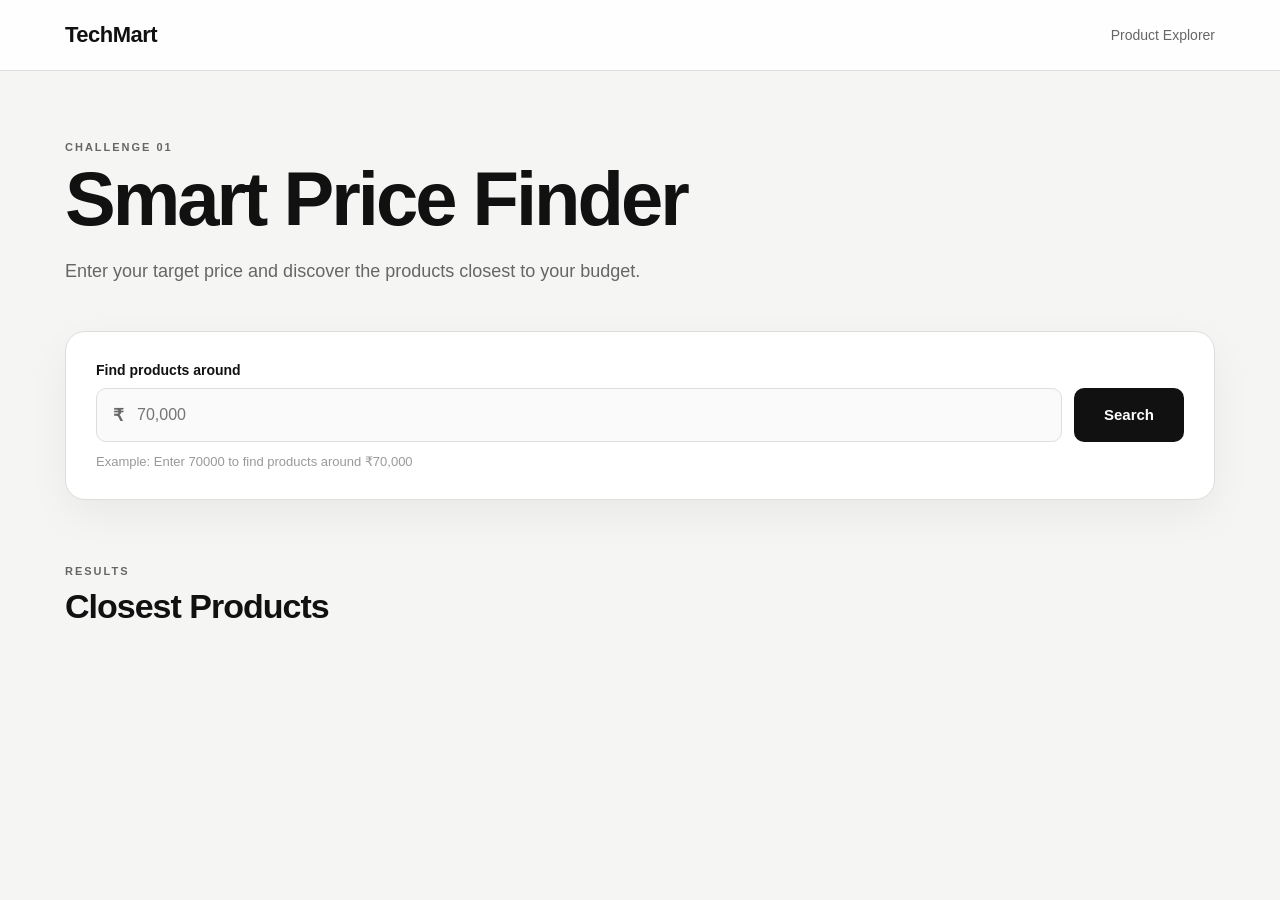
<file: challenge1/index.html>
<!DOCTYPE html>
<html lang="en">

<head>
    <meta charset="UTF-8">
    <meta name="viewport" content="width=device-width, initial-scale=1.0">

    <title>TechMart | Smart Price Finder</title>

    <link rel="stylesheet" href="css/style.css">
</head>

<body>

    <!-- =========================
         HEADER
    ========================== -->

    <header class="navbar">

        <div class="nav-container">

            <div class="logo">
                TechMart
            </div>

            <span class="nav-label">
                Product Explorer
            </span>

        </div>

    </header>


    <!-- =========================
         MAIN
    ========================== -->

    <main class="container">

        <!-- HERO -->

        <section class="hero">

            <p class="eyebrow">
                CHALLENGE 01
            </p>

            <h1>
                Smart Price Finder
            </h1>

            <p class="hero-description">
                Enter your target price and discover the products
                closest to your budget.
            </p>

        </section>


        <!-- =========================
             SEARCH BOX
        ========================== -->

        <section class="search-section">

            <div class="search-content">

                <label for="priceInput">
                    Find products around
                </label>

                <div class="search-row">

                    <div class="price-input-wrapper">

                        <span class="currency">
                            ₹
                        </span>

                        <input
                            type="number"
                            id="priceInput"
                            placeholder="70,000"
                            min="1"
                        >

                    </div>

                    <button
                        id="searchBtn"
                        class="search-btn"
                    >
                        Search
                    </button>

                </div>

                <p class="search-hint">
                    Example: Enter 70000 to find products around ₹70,000
                </p>

            </div>

        </section>


        <!-- =========================
             RESULTS
        ========================== -->

        <section class="results-section">

            <div class="section-heading">

                <div>

                    <p class="eyebrow">
                        RESULTS
                    </p>

                    <h2>
                        Closest Products
                    </h2>

                </div>

                <span
                    id="resultCount"
                    class="result-count"
                ></span>

            </div>


            <!-- Error / Empty message -->

            <div
                id="message"
                class="message hidden"
            ></div>


            <!-- Product cards -->

            <div
                id="results"
                class="products-grid"
            ></div>

        </section>

    </main>


    <!-- =========================
         PRODUCT MODAL
    ========================== -->

    <div
        id="productModal"
        class="modal hidden"
    >

        <div class="modal-overlay"></div>

        <div class="modal-content">

            <button
                id="closeModal"
                class="close-btn"
                aria-label="Close"
            >
                ×
            </button>


            <p
                id="modalBrand"
                class="modal-brand"
            ></p>

            <h2
                id="modalName"
                class="modal-title"
            ></h2>

            <div
                id="modalRating"
                class="modal-rating"
            ></div>

            <div
                id="modalPrice"
                class="modal-price"
            ></div>

            <div class="modal-info">

                <div class="info-box">

                    <span class="info-label">
                        Stock
                    </span>

                    <strong id="modalStock"></strong>

                </div>


                <div class="info-box">

                    <span class="info-label">
                        Category
                    </span>

                    <strong id="modalCategory"></strong>

                </div>


                <div class="info-box">

                    <span class="info-label">
                        Subcategory
                    </span>

                    <strong id="modalSubcategory"></strong>

                </div>

            </div>


            <div class="specifications">

                <h3>
                    Specifications
                </h3>

                <div
                    id="modalSpecifications"
                    class="spec-list"
                ></div>

            </div>


            <div class="tags-section">

                <h3>
                    Tags
                </h3>

                <div
                    id="modalTags"
                    class="tags"
                ></div>

            </div>

        </div>

    </div>


    <!-- =========================
         JAVASCRIPT
    ========================== -->

    <!-- Teacher's supplied dataset -->
    <script src="js/data.js"></script>

    <!-- Our application -->
    <script src="js/app.js"></script>

</body>

</html>
</file>
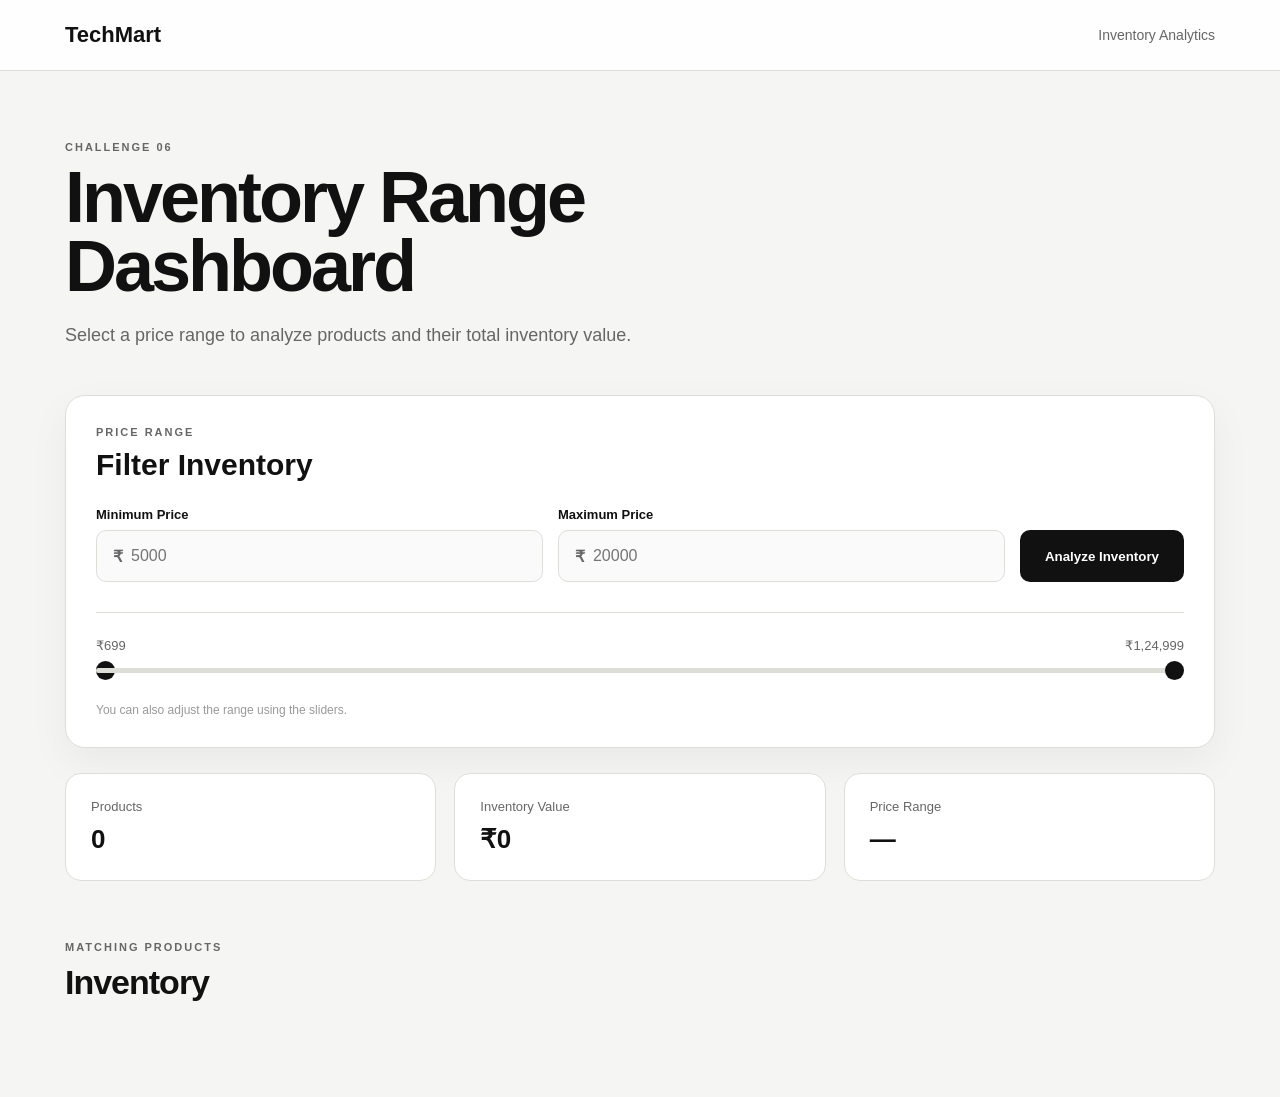
<file: challenge6/index.html>
<!DOCTYPE html>
<html lang="en">
<head>
    <meta charset="UTF-8">
    <meta name="viewport" content="width=device-width, initial-scale=1.0">
    <title>TechMart | Inventory Range Dashboard</title>
    <link rel="stylesheet" href="css/style.css">
</head>

<body>

<header class="navbar">
    <div class="nav-container">
        <div class="logo">TechMart</div>
        <span class="nav-label">Inventory Analytics</span>
    </div>
</header>

<main class="container">

    <section class="hero">
        <p class="eyebrow">CHALLENGE 06</p>
        <h1>Inventory Range Dashboard</h1>
        <p class="hero-description">
            Select a price range to analyze products and their total inventory value.
        </p>
    </section>

    <section class="filter-card">

        <div class="filter-header">
            <div>
                <p class="eyebrow">PRICE RANGE</p>
                <h2>Filter Inventory</h2>
            </div>
        </div>

        <div class="inputs-grid">

            <div class="input-group">
                <label for="minPrice">Minimum Price</label>
                <div class="input-wrapper">
                    <span>₹</span>
                    <input id="minPrice" type="number" min="0" placeholder="5000">
                </div>
            </div>

            <div class="input-group">
                <label for="maxPrice">Maximum Price</label>
                <div class="input-wrapper">
                    <span>₹</span>
                    <input id="maxPrice" type="number" min="0" placeholder="20000">
                </div>
            </div>

            <button id="searchBtn" class="search-btn">
                Analyze Inventory
            </button>

        </div>

        <div class="slider-section">

            <div class="slider-labels">
                <span id="sliderMinLabel">₹0</span>
                <span id="sliderMaxLabel">₹0</span>
            </div>

            <div class="range-slider">

                <input
                    id="minSlider"
                    type="range"
                    min="0"
                    max="1"
                    value="0"
                >

                <input
                    id="maxSlider"
                    type="range"
                    min="0"
                    max="1"
                    value="1"
                >

            </div>

            <p class="slider-hint">
                You can also adjust the range using the sliders.
            </p>

        </div>

    </section>

    <div id="message" class="message hidden"></div>

    <section class="summary-grid">

        <div class="summary-card">
            <span class="summary-label">Products</span>
            <strong id="productCount">0</strong>
        </div>

        <div class="summary-card">
            <span class="summary-label">Inventory Value</span>
            <strong id="inventoryValue">₹0</strong>
        </div>

        <div class="summary-card">
            <span class="summary-label">Price Range</span>
            <strong id="selectedRange">—</strong>
        </div>

    </section>

    <section class="results-section">

        <div class="section-heading">
            <div>
                <p class="eyebrow">MATCHING PRODUCTS</p>
                <h2>Inventory</h2>
            </div>

            <span id="resultCount" class="result-count"></span>
        </div>

        <div id="results" class="products-grid"></div>

    </section>

</main>

<script src="js/data.js"></script>
<script src="js/app.js"></script>

</body>
</html>
</file>
<file: challenge1/css/style.css>
/* =========================================
   RESET
========================================= */

* {
    margin: 0;
    padding: 0;
    box-sizing: border-box;
}


/* =========================================
   VARIABLES
========================================= */

:root {
    --background: #f5f5f3;
    --white: #ffffff;
    --black: #111111;
    --gray-100: #f1f1ef;
    --gray-200: #ddddda;
    --gray-400: #999999;
    --gray-600: #666666;
    --green: #1f7a4d;
    --red: #c0392b;
}


/* =========================================
   BODY
========================================= */

body {
    font-family:
        Arial,
        Helvetica,
        sans-serif;

    background: var(--background);

    color: var(--black);

    min-height: 100vh;
}


/* =========================================
   NAVBAR
========================================= */

.navbar {
    border-bottom: 1px solid var(--gray-200);

    background: rgba(255, 255, 255, 0.9);
}

.nav-container {
    width: min(1150px, 92%);

    margin: auto;

    height: 70px;

    display: flex;

    align-items: center;

    justify-content: space-between;
}

.logo {
    font-size: 22px;

    font-weight: 800;

    letter-spacing: -0.5px;
}

.nav-label {
    color: var(--gray-600);

    font-size: 14px;
}


/* =========================================
   MAIN CONTAINER
========================================= */

.container {
    width: min(1150px, 92%);

    margin: auto;

    padding: 70px 0;
}


/* =========================================
   HERO
========================================= */

.hero {
    max-width: 750px;

    margin-bottom: 45px;
}

.eyebrow {
    font-size: 11px;

    font-weight: 700;

    letter-spacing: 2px;

    color: var(--gray-600);

    margin-bottom: 10px;
}

.hero h1 {
    font-size: clamp(42px, 7vw, 76px);

    line-height: 0.95;

    letter-spacing: -3px;

    margin-bottom: 22px;
}

.hero-description {
    font-size: 18px;

    line-height: 1.6;

    color: var(--gray-600);

    max-width: 600px;
}


/* =========================================
   SEARCH SECTION
========================================= */

.search-section {
    background: var(--white);

    border: 1px solid var(--gray-200);

    border-radius: 20px;

    padding: 30px;

    margin-bottom: 65px;

    box-shadow:
        0 15px 40px rgba(0, 0, 0, 0.05);
}

.search-content label {
    display: block;

    font-size: 14px;

    font-weight: 700;

    margin-bottom: 10px;
}

.search-row {
    display: flex;

    gap: 12px;
}

.price-input-wrapper {
    position: relative;

    flex: 1;
}

.currency {
    position: absolute;

    left: 17px;

    top: 50%;

    transform: translateY(-50%);

    font-size: 17px;

    font-weight: 700;

    color: var(--gray-600);
}

.price-input-wrapper input {
    width: 100%;

    height: 54px;

    border: 1px solid var(--gray-200);

    border-radius: 10px;

    padding:
        0 18px 0 40px;

    font-size: 16px;

    outline: none;

    background: #fafafa;
}

.price-input-wrapper input:focus {
    border-color: var(--black);

    background: white;
}

.search-btn {
    height: 54px;

    padding: 0 30px;

    border: none;

    border-radius: 10px;

    background: var(--black);

    color: white;

    font-size: 15px;

    font-weight: 700;

    cursor: pointer;

    transition:
        transform 0.2s ease,
        background 0.2s ease;
}

.search-btn:hover {
    background: #333;

    transform: translateY(-1px);
}

.search-hint {
    margin-top: 12px;

    font-size: 13px;

    color: var(--gray-400);
}


/* =========================================
   RESULTS HEADER
========================================= */

.section-heading {
    display: flex;

    justify-content: space-between;

    align-items: end;

    margin-bottom: 25px;
}

.section-heading h2 {
    font-size: 34px;

    letter-spacing: -1px;
}

.result-count {
    color: var(--gray-600);

    font-size: 14px;
}


/* =========================================
   PRODUCT GRID
========================================= */

.products-grid {
    display: grid;

    grid-template-columns:
        repeat(3, minmax(0, 1fr));

    gap: 20px;
}


/* =========================================
   PRODUCT CARD
========================================= */

.product-card {
    background: var(--white);

    border: 1px solid var(--gray-200);

    border-radius: 18px;

    padding: 24px;

    transition:
        transform 0.25s ease,
        box-shadow 0.25s ease;
}

.product-card:hover {
    transform: translateY(-5px);

    box-shadow:
        0 18px 40px rgba(0, 0, 0, 0.08);
}

.product-number {
    width: 32px;

    height: 32px;

    border-radius: 50%;

    background: var(--black);

    color: white;

    display: flex;

    align-items: center;

    justify-content: center;

    font-size: 13px;

    font-weight: 700;

    margin-bottom: 20px;
}

.product-brand {
    color: var(--gray-600);

    font-size: 13px;

    font-weight: 600;

    margin-bottom: 8px;
}

.product-name {
    font-size: 21px;

    line-height: 1.25;

    margin-bottom: 16px;
}

.product-price {
    font-size: 26px;

    font-weight: 800;

    letter-spacing: -0.5px;

    margin-bottom: 10px;
}

.product-rating {
    font-size: 14px;

    color: var(--gray-600);

    margin-bottom: 7px;
}

.price-difference {
    font-size: 13px;

    color: var(--green);

    font-weight: 600;

    margin-bottom: 22px;
}

.view-btn {
    width: 100%;

    height: 45px;

    border: 1px solid var(--black);

    border-radius: 9px;

    background: var(--black);

    color: white;

    font-weight: 700;

    cursor: pointer;

    transition:
        background 0.2s ease;
}

.view-btn:hover {
    background: #333;
}


/* =========================================
   MESSAGE
========================================= */

.message {
    padding: 20px;

    border-radius: 12px;

    background: white;

    border: 1px solid var(--gray-200);

    color: var(--gray-600);

    margin-bottom: 20px;

    text-align: center;
}

.message.error {
    color: var(--red);

    border-color: #e8c4c0;
}

.hidden {
    display: none !important;
}


/* =========================================
   MODAL
========================================= */

.modal {
    position: fixed;

    inset: 0;

    z-index: 1000;

    display: flex;

    align-items: center;

    justify-content: center;

    padding: 20px;
}

.modal-overlay {
    position: absolute;

    inset: 0;

    background: rgba(0, 0, 0, 0.6);
}

.modal-content {
    position: relative;

    z-index: 2;

    width: min(650px, 100%);

    max-height: 90vh;

    overflow-y: auto;

    background: white;

    border-radius: 22px;

    padding: 35px;

    box-shadow:
        0 30px 80px rgba(0, 0, 0, 0.25);
}

.close-btn {
    position: absolute;

    top: 18px;

    right: 18px;

    width: 38px;

    height: 38px;

    border: none;

    border-radius: 50%;

    background: var(--gray-100);

    font-size: 25px;

    cursor: pointer;

    display: flex;

    align-items: center;

    justify-content: center;
}

.modal-brand {
    color: var(--gray-600);

    font-size: 14px;

    font-weight: 700;

    margin-bottom: 8px;
}

.modal-title {
    font-size: 36px;

    letter-spacing: -1px;

    margin-bottom: 15px;

    padding-right: 40px;
}

.modal-rating {
    color: var(--gray-600);

    margin-bottom: 20px;
}

.modal-price {
    font-size: 32px;

    font-weight: 800;

    margin-bottom: 30px;
}


/* =========================================
   MODAL INFO
========================================= */

.modal-info {
    display: grid;

    grid-template-columns:
        repeat(3, 1fr);

    gap: 12px;

    margin-bottom: 35px;
}

.info-box {
    background: var(--gray-100);

    border-radius: 12px;

    padding: 15px;
}

.info-label {
    display: block;

    color: var(--gray-600);

    font-size: 12px;

    margin-bottom: 7px;
}

.info-box strong {
    font-size: 14px;
}


/* =========================================
   SPECIFICATIONS
========================================= */

.specifications,
.tags-section {
    border-top: 1px solid var(--gray-200);

    padding-top: 25px;

    margin-top: 25px;
}

.specifications h3,
.tags-section h3 {
    font-size: 18px;

    margin-bottom: 15px;
}

.spec-list {
    display: grid;

    gap: 10px;
}

.spec-item {
    display: flex;

    justify-content: space-between;

    padding: 12px 0;

    border-bottom: 1px solid var(--gray-100);
}

.spec-key {
    color: var(--gray-600);

    text-transform: capitalize;
}

.spec-value {
    font-weight: 600;

    text-align: right;
}

.tags {
    display: flex;

    flex-wrap: wrap;

    gap: 8px;
}

.tag {
    background: var(--gray-100);

    border-radius: 50px;

    padding: 8px 12px;

    font-size: 12px;
}


/* =========================================
   RESPONSIVE
========================================= */

@media (max-width: 850px) {

    .products-grid {
        grid-template-columns:
            repeat(2, minmax(0, 1fr));
    }

}


@media (max-width: 600px) {

    .container {
        padding: 45px 0;
    }

    .hero h1 {
        letter-spacing: -2px;
    }

    .search-section {
        padding: 20px;
    }

    .search-row {
        flex-direction: column;
    }

    .search-btn {
        width: 100%;
    }

    .products-grid {
        grid-template-columns: 1fr;
    }

    .section-heading {
        align-items: flex-start;

        flex-direction: column;

        gap: 8px;
    }

    .modal-content {
        padding: 25px;
    }

    .modal-title {
        font-size: 28px;
    }

    .modal-info {
        grid-template-columns: 1fr;
    }

}
</file>
<file: challenge6/css/style.css>
* {
    margin: 0;
    padding: 0;
    box-sizing: border-box;
}

:root {
    --background: #f5f5f3;
    --white: #ffffff;
    --black: #111111;
    --gray-100: #f1f1ef;
    --gray-200: #deded9;
    --gray-400: #999999;
    --gray-600: #666666;
    --green: #1f7a4d;
    --red: #c0392b;
}

body {
    font-family: Arial, Helvetica, sans-serif;
    background: var(--background);
    color: var(--black);
    min-height: 100vh;
}

.navbar {
    background: rgba(255,255,255,.92);
    border-bottom: 1px solid var(--gray-200);
}

.nav-container {
    width: min(1150px, 92%);
    height: 70px;
    margin: auto;
    display: flex;
    align-items: center;
    justify-content: space-between;
}

.logo {
    font-size: 22px;
    font-weight: 800;
}

.nav-label {
    color: var(--gray-600);
    font-size: 14px;
}

.container {
    width: min(1150px, 92%);
    margin: auto;
    padding: 70px 0;
}

.hero {
    max-width: 760px;
    margin-bottom: 45px;
}

.eyebrow {
    font-size: 11px;
    font-weight: 700;
    letter-spacing: 2px;
    color: var(--gray-600);
    margin-bottom: 10px;
}

.hero h1 {
    font-size: clamp(40px, 7vw, 72px);
    line-height: .96;
    letter-spacing: -3px;
    margin-bottom: 20px;
}

.hero-description {
    color: var(--gray-600);
    font-size: 18px;
    line-height: 1.6;
}

.filter-card {
    background: var(--white);
    border: 1px solid var(--gray-200);
    border-radius: 20px;
    padding: 30px;
    margin-bottom: 25px;
    box-shadow: 0 15px 40px rgba(0,0,0,.05);
}

.filter-header {
    margin-bottom: 25px;
}

.filter-header h2 {
    font-size: 30px;
}

.inputs-grid {
    display: grid;
    grid-template-columns: 1fr 1fr auto;
    gap: 15px;
    align-items: end;
}

.input-group label {
    display: block;
    font-size: 13px;
    font-weight: 700;
    margin-bottom: 8px;
}

.input-wrapper {
    height: 52px;
    display: flex;
    align-items: center;
    border: 1px solid var(--gray-200);
    border-radius: 10px;
    background: #fafafa;
}

.input-wrapper span {
    padding-left: 16px;
    color: var(--gray-600);
    font-weight: 700;
}

.input-wrapper input {
    width: 100%;
    height: 100%;
    border: none;
    outline: none;
    background: transparent;
    padding: 0 15px 0 8px;
    font-size: 16px;
}

.search-btn {
    height: 52px;
    border: none;
    border-radius: 10px;
    background: var(--black);
    color: white;
    padding: 0 25px;
    font-weight: 700;
    cursor: pointer;
}

.search-btn:hover {
    background: #333;
}

.slider-section {
    margin-top: 30px;
    padding-top: 25px;
    border-top: 1px solid var(--gray-200);
}

.slider-labels {
    display: flex;
    justify-content: space-between;
    font-size: 13px;
    color: var(--gray-600);
}

.range-slider {
    position: relative;
    height: 35px;
    margin-top: 5px;
}

.range-slider input {
    position: absolute;
    left: 0;
    top: 10px;
    width: 100%;
    pointer-events: none;
    appearance: none;
    background: transparent;
}

.range-slider input::-webkit-slider-runnable-track {
    height: 5px;
    border-radius: 5px;
    background: var(--gray-200);
}

.range-slider input::-webkit-slider-thumb {
    appearance: none;
    width: 19px;
    height: 19px;
    margin-top: -7px;
    border-radius: 50%;
    background: var(--black);
    cursor: pointer;
    pointer-events: auto;
}

.range-slider input::-moz-range-track {
    height: 5px;
    border-radius: 5px;
    background: var(--gray-200);
}

.range-slider input::-moz-range-thumb {
    width: 19px;
    height: 19px;
    border: none;
    border-radius: 50%;
    background: var(--black);
    cursor: pointer;
    pointer-events: auto;
}

.slider-hint {
    margin-top: 10px;
    color: var(--gray-400);
    font-size: 12px;
}

.message {
    background: white;
    border: 1px solid var(--gray-200);
    border-radius: 12px;
    padding: 18px;
    margin-bottom: 25px;
    text-align: center;
    color: var(--gray-600);
}

.message.error {
    color: var(--red);
    border-color: #e6c5c1;
}

.hidden {
    display: none !important;
}

.summary-grid {
    display: grid;
    grid-template-columns: repeat(3, 1fr);
    gap: 18px;
    margin-bottom: 60px;
}

.summary-card {
    background: white;
    border: 1px solid var(--gray-200);
    border-radius: 16px;
    padding: 25px;
}

.summary-label {
    display: block;
    color: var(--gray-600);
    font-size: 13px;
    margin-bottom: 10px;
}

.summary-card strong {
    font-size: 26px;
    letter-spacing: -.5px;
}

.section-heading {
    display: flex;
    align-items: end;
    justify-content: space-between;
    margin-bottom: 25px;
}

.section-heading h2 {
    font-size: 34px;
    letter-spacing: -1px;
}

.result-count {
    color: var(--gray-600);
    font-size: 14px;
}

.products-grid {
    display: grid;
    grid-template-columns: repeat(3, minmax(0, 1fr));
    gap: 20px;
}

.product-card {
    background: white;
    border: 1px solid var(--gray-200);
    border-radius: 18px;
    padding: 24px;
    transition: transform .2s ease, box-shadow .2s ease;
}

.product-card:hover {
    transform: translateY(-4px);
    box-shadow: 0 18px 40px rgba(0,0,0,.07);
}

.product-category {
    color: var(--gray-600);
    font-size: 12px;
    margin-bottom: 8px;
}

.product-brand {
    color: var(--gray-600);
    font-size: 13px;
    font-weight: 700;
    margin-bottom: 8px;
}

.product-name {
    font-size: 20px;
    line-height: 1.25;
    margin-bottom: 15px;
}

.product-price {
    font-size: 25px;
    font-weight: 800;
    margin-bottom: 10px;
}

.product-stock,
.product-value {
    font-size: 13px;
    color: var(--gray-600);
    margin-bottom: 7px;
}

.product-value {
    color: var(--green);
    font-weight: 700;
    margin-bottom: 0;
}

@media (max-width: 850px) {
    .inputs-grid {
        grid-template-columns: 1fr 1fr;
    }

    .search-btn {
        grid-column: 1 / -1;
    }

    .products-grid {
        grid-template-columns: repeat(2, 1fr);
    }
}

@media (max-width: 600px) {
    .container {
        padding: 45px 0;
    }

    .filter-card {
        padding: 20px;
    }

    .inputs-grid,
    .summary-grid,
    .products-grid {
        grid-template-columns: 1fr;
    }

    .search-btn {
        grid-column: auto;
    }

    .section-heading {
        flex-direction: column;
        align-items: flex-start;
        gap: 8px;
    }
}
</file>
